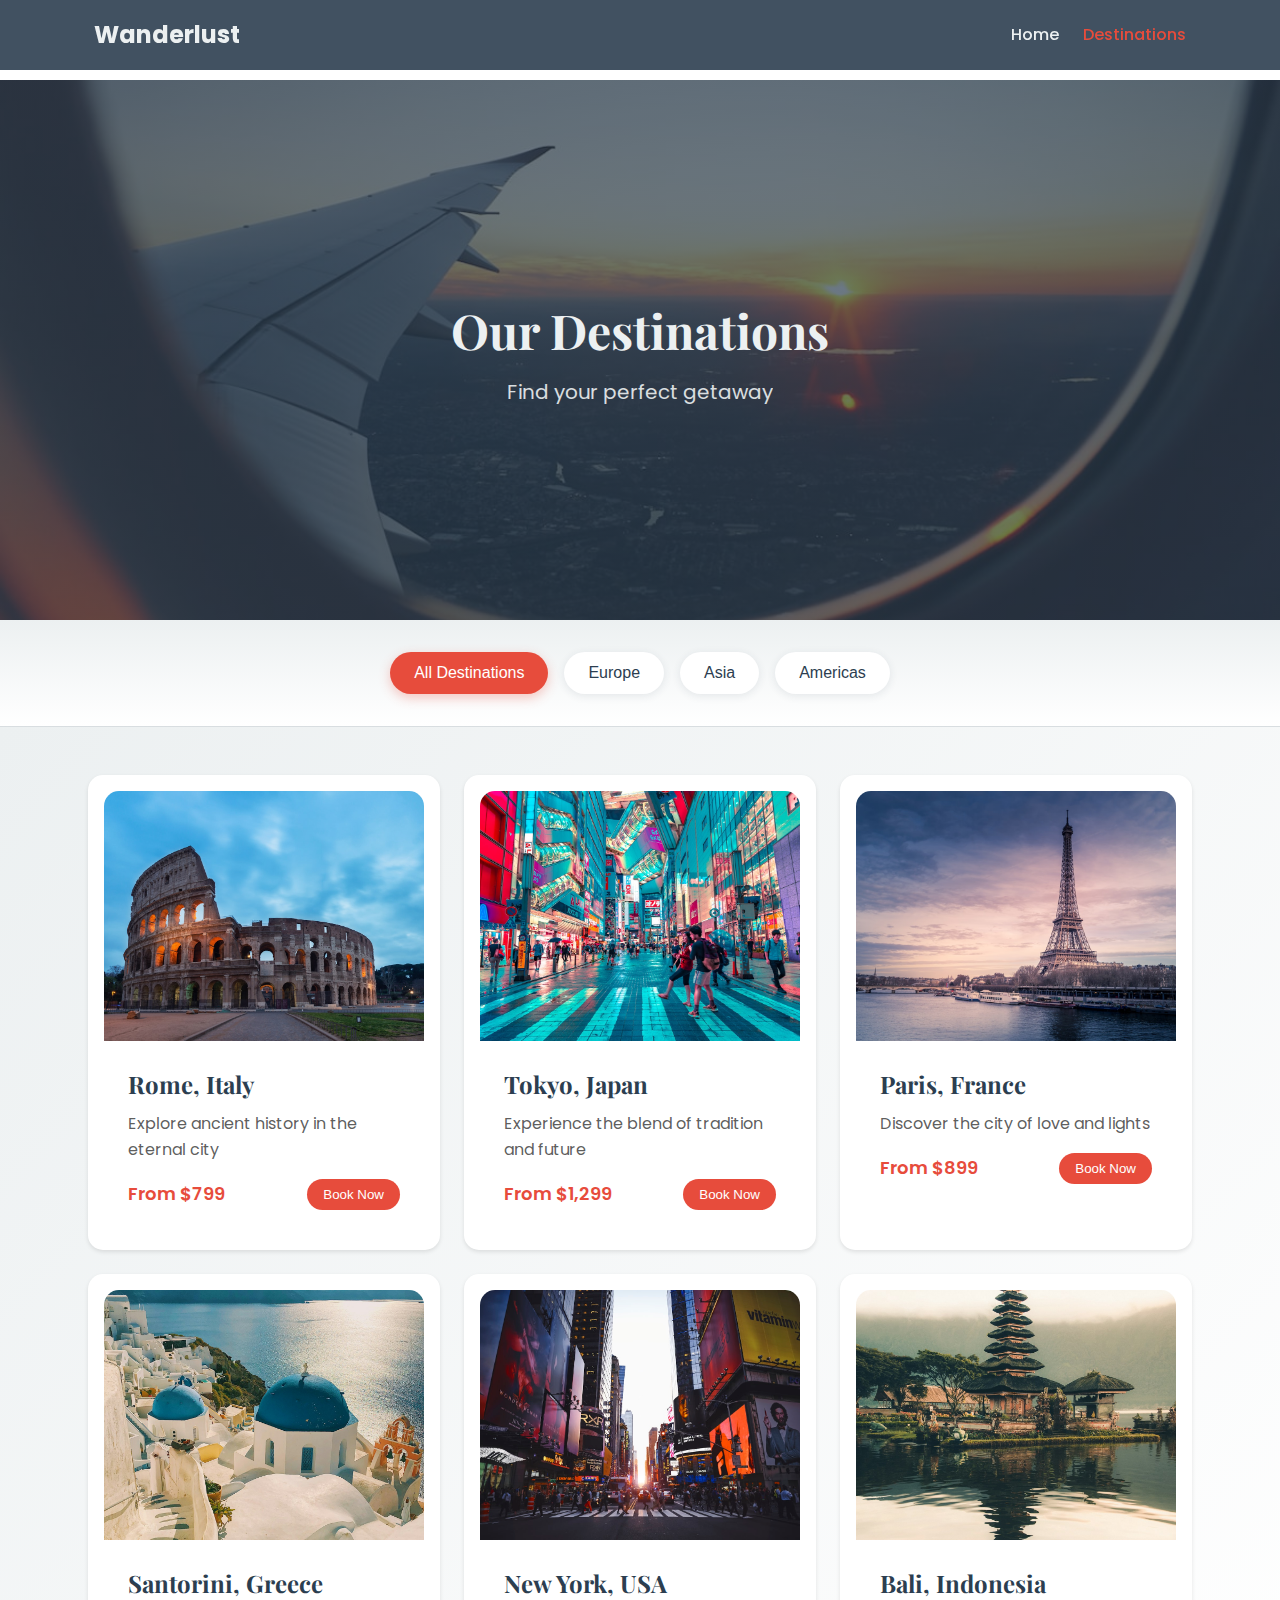
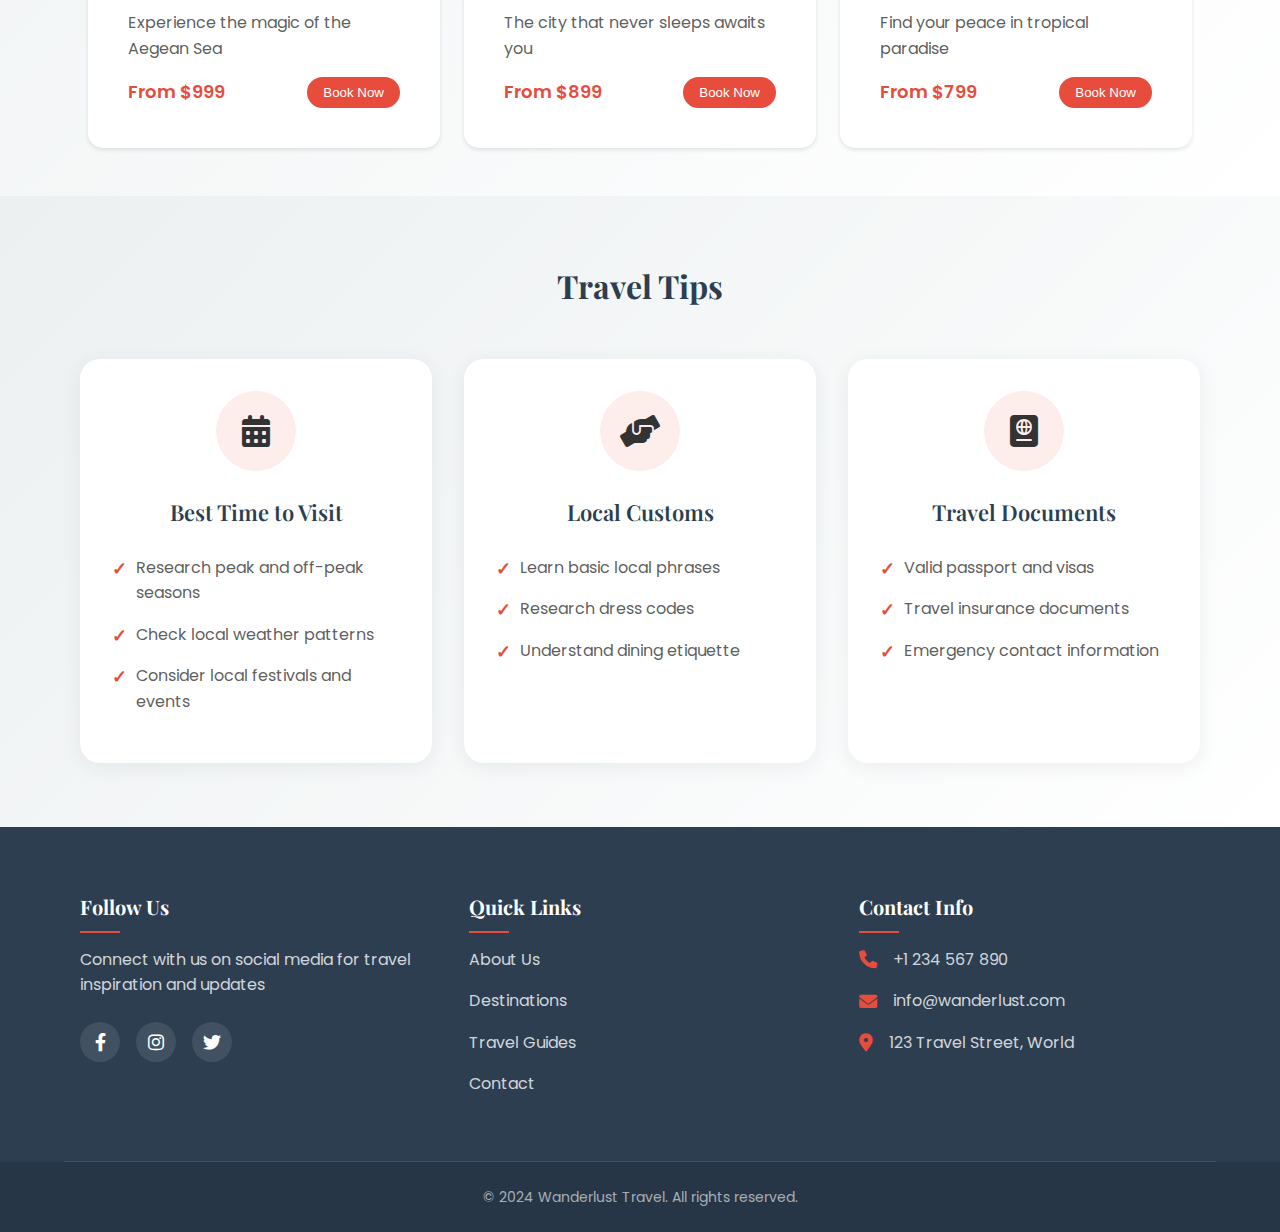
<file: assignment 7/destinations.html>
<!DOCTYPE html>
<html lang="en">
<head>
    <meta charset="UTF-8">
    <meta name="viewport" content="width=device-width, initial-scale=1.0">
    <title>Destinations - Wanderlust Travel</title>
    <link rel="stylesheet" href="css/main.css">
    <link href="https://fonts.googleapis.com/css2?family=Poppins:wght@400;500;600&family=Playfair+Display:wght@400;700&display=swap" rel="stylesheet">
    <link rel="stylesheet" href="https://cdnjs.cloudflare.com/ajax/libs/font-awesome/6.0.0/css/all.min.css">
</head>
<body>
    <header class="header">
        <nav class="nav-container">
            <div class="logo">Wanderlust</div>
            <ul class="nav-links">
                <li><a href="index.html">Home</a></li>
                <li><a href="destinations.html" class="active">Destinations</a></li>
            </ul>
        </nav>
    </header>

    <main>
        <section class="destinations-hero">
            <h1>Our Destinations</h1>
            <p>Find your perfect getaway</p>
        </section>

        <section class="destination-filters">
            <div class="filter-container">
                <button class="filter-btn active" data-filter="all">All Destinations</button>
                <button class="filter-btn" data-filter="europe">Europe</button>
                <button class="filter-btn" data-filter="asia">Asia</button>
                <button class="filter-btn" data-filter="americas">Americas</button>
            </div>
        </section>

        <section class="destinations-grid">
            <div class="grid-container">
                <article class="destination-item europe">
                    <div class="destination-image">
                        <img src="images/rome.jpg" alt="Rome, Italy">
                    </div>
                    <div class="destination-info">
                        <h2>Rome, Italy</h2>
                        <p>Explore ancient history in the eternal city</p>
                        <div class="destination-meta">
                            <span class="price">From $799</span>
                            <button class="book-btn">Book Now</button>
                        </div>
                    </div>
                </article>

                <article class="destination-item asia">
                    <div class="destination-image">
                        <img src="images/tokyo.jpg" alt="Tokyo, Japan">
                    </div>
                    <div class="destination-info">
                        <h2>Tokyo, Japan</h2>
                        <p>Experience the blend of tradition and future</p>
                        <div class="destination-meta">
                            <span class="price">From $1,299</span>
                            <button class="book-btn">Book Now</button>
                        </div>
                    </div>
                </article>

                <article class="destination-item europe">
                    <div class="destination-image">
                        <img src="images/paris.jpg" alt="Paris, France">
                    </div>
                    <div class="destination-info">
                        <h2>Paris, France</h2>
                        <p>Discover the city of love and lights</p>
                        <div class="destination-meta">
                            <span class="price">From $899</span>
                            <button class="book-btn">Book Now</button>
                        </div>
                    </div>
                </article>

                <article class="destination-item europe">
                    <div class="destination-image">
                        <img src="images/santorini.jpg" alt="Santorini, Greece">
                    </div>
                    <div class="destination-info">
                        <h2>Santorini, Greece</h2>
                        <p>Experience the magic of the Aegean Sea</p>
                        <div class="destination-meta">
                            <span class="price">From $999</span>
                            <button class="book-btn">Book Now</button>
                        </div>
                    </div>
                </article>

                <article class="destination-item americas">
                    <div class="destination-image">
                        <img src="images/newyork.jpg" alt="New York, USA">
                    </div>
                    <div class="destination-info">
                        <h2>New York, USA</h2>
                        <p>The city that never sleeps awaits you</p>
                        <div class="destination-meta">
                            <span class="price">From $899</span>
                            <button class="book-btn">Book Now</button>
                        </div>
                    </div>
                </article>

                <article class="destination-item asia">
                    <div class="destination-image">
                        <img src="images/bali.jpg" alt="Bali, Indonesia">
                    </div>
                    <div class="destination-info">
                        <h2>Bali, Indonesia</h2>
                        <p>Find your peace in tropical paradise</p>
                        <div class="destination-meta">
                            <span class="price">From $799</span>
                            <button class="book-btn">Book Now</button>
                        </div>
                    </div>
                </article>
            </div>
        </section>

        <section class="travel-tips">
            <div class="tips-container">
                <h2>Travel Tips</h2>
                <div class="tips-grid">
                    <div class="tip-card">
                        <div class="tip-icon">
                            <i class="fas fa-calendar-alt" style="color: inherit;"></i>
                        </div>
                        <h3>Best Time to Visit</h3>
                        <ul>
                            <li>Research peak and off-peak seasons</li>
                            <li>Check local weather patterns</li>
                            <li>Consider local festivals and events</li>
                        </ul>
                    </div>
                    
                    <div class="tip-card">
                        <div class="tip-icon">
                            <i class="fas fa-hands-helping" style="color: inherit;"></i>
                        </div>
                        <h3>Local Customs</h3>
                        <ul>
                            <li>Learn basic local phrases</li>
                            <li>Research dress codes</li>
                            <li>Understand dining etiquette</li>
                        </ul>
                    </div>
                    
                    <div class="tip-card">
                        <div class="tip-icon">
                            <i class="fas fa-passport" style="color: inherit;"></i>
                        </div>
                        <h3>Travel Documents</h3>
                        <ul>
                            <li>Valid passport and visas</li>
                            <li>Travel insurance documents</li>
                            <li>Emergency contact information</li>
                        </ul>
                    </div>
                </div>
            </div>
        </section>
    </main>

    <footer class="footer">
        <div class="footer-content">
            <div class="footer-section">
                <h4>Follow Us</h4>
                <p>Connect with us on social media for travel inspiration and updates</p>
                <div class="social-links">
                    <a href="#" class="social-icon" aria-label="Facebook">
                        <i class="fab fa-facebook-f" aria-hidden="true"></i>
                    </a>
                    <a href="#" class="social-icon" aria-label="Instagram">
                        <i class="fab fa-instagram" aria-hidden="true"></i>
                    </a>
                    <a href="#" class="social-icon" aria-label="Twitter">
                        <i class="fab fa-twitter" aria-hidden="true"></i>
                    </a>
                </div>
            </div>
            <div class="footer-section">
                <h4>Quick Links</h4>
                <ul>
                    <li><a href="#">About Us</a></li>
                    <li><a href="#">Destinations</a></li>
                    <li><a href="#">Travel Guides</a></li>
                    <li><a href="#">Contact</a></li>
                </ul>
            </div>
            <div class="footer-section">
                <h4>Contact Info</h4>
                <ul class="contact-info">
                    <li><i class="fas fa-phone"></i> +1 234 567 890</li>
                    <li><i class="fas fa-envelope"></i> info@wanderlust.com</li>
                    <li><i class="fas fa-map-marker-alt"></i> 123 Travel Street, World</li>
                </ul>
            </div>
        </div>
        <div class="footer-bottom">
            <p>&copy; 2024 Wanderlust Travel. All rights reserved.</p>
        </div>
    </footer>

    <script src="js/main.js"></script>
    <script src="js/destinations.js"></script>
</body>
</html>
</file>
<file: assignment 7/css/main.css>
@charset "UTF-8";
:root {
  --primary-color: #2c3e50;
  --secondary-color: #3498db;
  --accent-color: #e74c3c;
  --text-color: #333;
  --light-color: #ecf0f1;
  --dark-color: #2c3e50;
}

.destinations-grid .destination-item {
  background: white;
  border-radius: 15px;
  padding: 16px;
  box-shadow: 0 2px 4px rgba(0, 0, 0, 0.1);
}

.hero .hero-content, .featured-destinations .destination-grid, .why-choose-us .features-grid, .travel-tips .tips-container, .newsletter .newsletter-content, .header .nav-container, .destination-filters .filter-container, .destinations-grid .grid-container, .footer .footer-content {
  width: 90%;
  max-width: 1200px;
  margin: 0 auto;
  padding: 0 16px;
}

* {
  margin: 0;
  padding: 0;
  box-sizing: border-box;
}

body {
  font-family: "Poppins", sans-serif;
  font-size: 16px;
  color: #333;
  line-height: 1.6;
}

.hero {
  height: 100vh;
  background: linear-gradient(rgba(44, 62, 80, 0.5), rgba(44, 62, 80, 0.5)), url("../images/hero-bg.jpg") center/cover no-repeat;
  display: flex;
  flex-direction: column;
  justify-content: center;
  align-items: center;
  text-align: center;
  color: #ecf0f1;
  position: relative;
  overflow: hidden;
}
.hero::before {
  content: "";
  position: absolute;
  top: 0;
  left: 0;
  width: 100%;
  height: 100%;
  background: url("../images/adventure-bg.jpg") center/cover no-repeat;
  z-index: -1;
  animation: zoomInOut 20s infinite alternate;
}
.hero .hero-content {
  position: relative;
  z-index: 1;
  max-width: 800px;
}
.hero .hero-content h1 {
  font-size: clamp(40px, 28.3636363636px + 3.6363636364vw, 72px);
  margin-bottom: 16px;
  font-family: "Playfair Display", serif;
  text-shadow: 2px 2px 4px rgba(44, 62, 80, 0.3);
  animation: fadeInUp 1s ease-out;
  letter-spacing: -1px;
  line-height: 1.2;
}
.hero .hero-content p {
  font-size: 1.5rem;
  margin-bottom: 32px;
  opacity: 0.9;
  text-shadow: 1px 1px 2px rgba(44, 62, 80, 0.3);
  animation: fadeInUp 1s ease-out 0.2s backwards;
}
.hero .hero-content .hero-cta {
  display: flex;
  gap: 16px;
  justify-content: center;
  margin-bottom: 48px;
  animation: fadeInUp 1s ease-out 0.4s backwards;
}
.hero .hero-content .hero-cta .cta-button {
  padding: 12px 24px;
  border-radius: 30px;
  font-weight: 500;
  transition: all 0.3s ease;
  text-decoration: none;
}
.hero .hero-content .hero-cta .cta-button.primary {
  background: #e74c3c;
  color: white;
}
.hero .hero-content .hero-cta .cta-button.primary:hover {
  transform: translateY(-2px);
  box-shadow: 0 4px 15px rgba(231, 76, 60, 0.4);
}
.hero .hero-content .hero-cta .cta-button.secondary {
  background: transparent;
  color: white;
  border: 2px solid white;
}
.hero .hero-content .hero-cta .cta-button.secondary:hover {
  background: white;
  color: #2c3e50;
  transform: translateY(-2px);
}
.hero .hero-content .hero-stats {
  display: flex;
  justify-content: center;
  gap: 48px;
  animation: fadeInUp 1s ease-out 0.6s backwards;
}
.hero .hero-content .hero-stats .stat-item {
  text-align: center;
}
.hero .hero-content .hero-stats .stat-item .stat-number {
  display: block;
  font-size: 2.25rem;
  font-weight: 700;
  margin-bottom: 8px;
  color: #e74c3c;
}
.hero .hero-content .hero-stats .stat-item .stat-label {
  font-size: 1rem;
  opacity: 0.9;
}
.hero .scroll-indicator {
  position: absolute;
  bottom: 32px;
  left: 50%;
  transform: translateX(-50%);
  animation: bounce 2s infinite;
  cursor: pointer;
}
.hero .scroll-indicator i {
  font-size: 1.5rem;
  color: white;
}

.section-header {
  text-align: center;
  margin-bottom: 48px;
}
.section-header .section-subtitle {
  color: #e74c3c;
  font-weight: 500;
  text-transform: uppercase;
  letter-spacing: 2px;
  font-size: 0.875rem;
  margin-bottom: 16px;
  display: block;
}
.section-header h2 {
  font-size: 2.25rem;
  color: #2c3e50;
  margin-bottom: 16px;
  font-family: "Playfair Display", serif;
}
.section-header p {
  color: rgba(51, 51, 51, 0.8);
  max-width: 600px;
  margin: 0 auto;
}

.featured-destinations {
  padding: 64px 0;
  background: linear-gradient(to bottom, white, #ecf0f1);
}
.featured-destinations .destination-grid {
  display: grid;
  grid-template-columns: repeat(3, 1fr);
  gap: 24px;
}
@media (max-width: 992px) {
  .featured-destinations .destination-grid {
    grid-template-columns: repeat(2, 1fr);
  }
}
@media (max-width: 768px) {
  .featured-destinations .destination-grid {
    grid-template-columns: 1fr;
  }
}

.destination-card {
  background: white;
  border-radius: 20px;
  overflow: hidden;
  box-shadow: 0 4px 20px rgba(44, 62, 80, 0.1);
  transition: all 0.3s ease;
}
.destination-card:hover {
  transform: translateY(-10px);
  box-shadow: 0 8px 30px rgba(44, 62, 80, 0.15);
}
.destination-card:hover .card-image img {
  transform: scale(1.1);
}
.destination-card .card-image {
  position: relative;
  height: 250px;
  overflow: hidden;
}
.destination-card .card-image img {
  width: 100%;
  height: 100%;
  object-fit: cover;
  transition: transform 0.5s ease;
}
.destination-card .card-image .card-overlay {
  position: absolute;
  bottom: 0;
  left: 0;
  right: 0;
  padding: 16px;
  background: linear-gradient(transparent, rgba(44, 62, 80, 0.8));
}
.destination-card .card-image .card-overlay .location {
  color: white;
  font-size: 0.875rem;
}
.destination-card .card-image .card-overlay .location i {
  margin-right: 8px;
}
.destination-card .card-content {
  padding: 24px;
}
.destination-card .card-content h3 {
  font-size: 1.5rem;
  color: #2c3e50;
  margin-bottom: 8px;
  font-family: "Playfair Display", serif;
}
.destination-card .card-content p {
  color: rgba(51, 51, 51, 0.8);
  margin-bottom: 16px;
  line-height: 1.6;
}
.destination-card .card-content .card-meta {
  display: flex;
  justify-content: space-between;
  align-items: center;
}
.destination-card .card-content .card-meta .price {
  font-size: 1.125rem;
  font-weight: 600;
  color: #e74c3c;
}
.destination-card .card-content .card-meta .view-more {
  color: #2c3e50;
  text-decoration: none;
  font-weight: 500;
  transition: color 0.3s ease;
}
.destination-card .card-content .card-meta .view-more i {
  margin-left: 8px;
  transition: transform 0.3s ease;
}
.destination-card .card-content .card-meta .view-more:hover {
  color: #e74c3c;
}
.destination-card .card-content .card-meta .view-more:hover i {
  transform: translateX(5px);
}

.why-choose-us {
  padding: 64px 0;
  background: white;
}
.why-choose-us .features-grid {
  display: grid;
  grid-template-columns: repeat(4, 1fr);
  gap: 32px;
}
@media (max-width: 992px) {
  .why-choose-us .features-grid {
    grid-template-columns: repeat(2, 1fr);
  }
}
@media (max-width: 576px) {
  .why-choose-us .features-grid {
    grid-template-columns: 1fr;
  }
}

.feature-card {
  text-align: center;
  padding: 24px;
  border-radius: 20px;
  background: white;
  transition: all 0.3s ease;
}
.feature-card:hover {
  transform: translateY(-5px);
  box-shadow: 0 4px 20px rgba(44, 62, 80, 0.1);
}
.feature-card:hover .feature-icon {
  background: #e74c3c;
  color: white;
  transform: rotateY(360deg);
}
.feature-card .feature-icon {
  width: 80px;
  height: 80px;
  margin: 0 auto 24px;
  background: rgba(231, 76, 60, 0.1);
  border-radius: 50%;
  display: flex;
  flex-direction: row;
  justify-content: center;
  align-items: center;
  font-size: 2rem;
  color: #e74c3c;
  transition: all 0.6s ease;
}
.feature-card h3 {
  font-size: 1.25rem;
  color: #2c3e50;
  margin-bottom: 16px;
}
.feature-card p {
  color: rgba(51, 51, 51, 0.8);
  line-height: 1.6;
}

.travel-tips {
  padding: 64px 0;
  background: linear-gradient(135deg, #ecf0f1, white);
}
.travel-tips .tips-container {
  max-width: 1200px;
}
.travel-tips .tips-container h2 {
  text-align: center;
  font-size: 2rem;
  color: #2c3e50;
  margin-bottom: 48px;
  font-family: "Playfair Display", serif;
}
.travel-tips .tips-grid {
  display: grid;
  grid-template-columns: repeat(auto-fit, minmax(300px, 1fr));
  gap: 32px;
}
.travel-tips .tip-card {
  background: white;
  border-radius: 20px;
  padding: 32px;
  text-align: center;
  box-shadow: 0 4px 20px rgba(44, 62, 80, 0.08);
  transition: all 0.3s ease;
}
.travel-tips .tip-card:hover {
  transform: translateY(-5px);
  box-shadow: 0 8px 30px rgba(44, 62, 80, 0.15);
}
.travel-tips .tip-card:hover .tip-icon {
  background: #e74c3c;
  color: white;
  transform: rotateY(360deg);
}
.travel-tips .tip-card .tip-icon {
  width: 80px;
  height: 80px;
  margin: 0 auto 24px;
  background: rgba(231, 76, 60, 0.1);
  border-radius: 50%;
  display: flex;
  flex-direction: row;
  justify-content: center;
  align-items: center;
  transition: all 0.6s ease;
}
.travel-tips .tip-card .tip-icon i {
  font-size: 2rem;
  color: #e74c3c;
}
.travel-tips .tip-card h3 {
  font-size: 1.375rem;
  color: #2c3e50;
  margin-bottom: 24px;
  font-weight: 600;
  font-family: "Playfair Display", serif;
}
.travel-tips .tip-card ul {
  list-style: none;
  padding: 0;
  text-align: left;
}
.travel-tips .tip-card ul li {
  color: rgba(51, 51, 51, 0.8);
  margin-bottom: 16px;
  padding-left: 24px;
  position: relative;
  font-size: 1rem;
  line-height: 1.6;
}
.travel-tips .tip-card ul li::before {
  content: "✓";
  position: absolute;
  left: 0;
  color: #e74c3c;
  font-weight: bold;
  font-size: 1.125rem;
}
.travel-tips .tip-card ul li:hover {
  color: #2c3e50;
  transform: translateX(5px);
  transition: all 0.3s ease;
}
.travel-tips .tip-card ul li:hover::before {
  transform: scale(1.2);
  transition: all 0.3s ease;
}
@media (max-width: 768px) {
  .travel-tips .tips-grid {
    grid-template-columns: 1fr;
  }
  .travel-tips .tip-card {
    padding: 24px;
  }
}

.newsletter {
  padding: 64px 0;
  background: linear-gradient(rgba(44, 62, 80, 0.8), rgba(44, 62, 80, 0.8)), url("../images/newsletter-bg.jpg") center/cover no-repeat fixed;
  color: white;
  text-align: center;
}
.newsletter .newsletter-content {
  max-width: 600px;
}
.newsletter .newsletter-content h2 {
  font-size: 2.25rem;
  margin-bottom: 16px;
  font-family: "Playfair Display", serif;
}
.newsletter .newsletter-content p {
  margin-bottom: 32px;
  opacity: 0.9;
}
.newsletter .newsletter-form {
  display: flex;
  gap: 16px;
}
@media (max-width: 576px) {
  .newsletter .newsletter-form {
    flex-direction: column;
  }
}
.newsletter .newsletter-form input {
  flex: 1;
  padding: 12px 16px;
  border: none;
  border-radius: 30px;
  font-size: 1rem;
}
.newsletter .newsletter-form input:focus {
  outline: none;
  box-shadow: 0 0 0 2px #e74c3c;
}
.newsletter .newsletter-form button {
  padding: 12px 32px;
  background: #e74c3c;
  color: white;
  border: none;
  border-radius: 30px;
  font-weight: 500;
  cursor: pointer;
  transition: all 0.3s ease;
}
.newsletter .newsletter-form button:hover {
  background: rgb(213.698630137, 43.8356164384, 26.301369863);
  transform: translateY(-2px);
}

@keyframes bounce {
  0%, 20%, 50%, 80%, 100% {
    transform: translateY(0);
  }
  40% {
    transform: translateY(-10px);
  }
  60% {
    transform: translateY(-5px);
  }
}
@keyframes zoomInOut {
  0% {
    transform: scale(1);
  }
  100% {
    transform: scale(1.1);
  }
}
@keyframes fadeInUp {
  from {
    opacity: 0;
    transform: translateY(20px);
  }
  to {
    opacity: 1;
    transform: translateY(0);
  }
}
.header {
  position: fixed;
  top: 0;
  left: 0;
  width: 100%;
  padding: 16px;
  z-index: 1000;
  transition: all 0.3s ease;
  background: rgba(44, 62, 80, 0.9);
}
.header .nav-container {
  display: flex;
  flex-direction: row;
  justify-content: space-between;
  align-items: center;
}
.header .nav-container .logo {
  color: #ecf0f1;
  font-size: 1.5rem;
  font-weight: 700;
  text-decoration: none;
}
.header .nav-container .nav-links {
  display: flex;
  flex-direction: row;
  justify-content: center;
  align-items: center;
  list-style: none;
  gap: 24px;
}
.header .nav-container .nav-links a {
  color: #ecf0f1;
  text-decoration: none;
  font-weight: 500;
  transition: color 0.3s ease;
}
.header .nav-container .nav-links a:hover, .header .nav-container .nav-links a.active {
  color: #e74c3c;
}

.destinations-hero {
  height: 60vh;
  background: linear-gradient(rgba(44, 62, 80, 0.7), rgba(44, 62, 80, 0.7)), url("../images/destinations-bg.jpg") center/cover no-repeat;
  display: flex;
  flex-direction: column;
  justify-content: center;
  align-items: center;
  text-align: center;
  color: #ecf0f1;
  margin-top: 80px;
}
.destinations-hero h1 {
  font-size: clamp(32px, 26.1818181818px + 1.8181818182vw, 48px);
  margin-bottom: 8px;
  font-family: "Playfair Display", serif;
}
.destinations-hero p {
  font-size: 1.25rem;
  opacity: 0.9;
}

.destination-filters {
  padding: 32px 0;
  background: linear-gradient(to bottom, #ecf0f1, white);
  border-bottom: 1px solid rgba(44, 62, 80, 0.1);
}
.destination-filters .filter-container {
  display: flex;
  flex-direction: row;
  justify-content: center;
  align-items: center;
  gap: 16px;
  flex-wrap: wrap;
  max-width: 800px;
  margin: 0 auto;
}
.destination-filters .filter-btn {
  padding: 12px 24px;
  border: none;
  border-radius: 30px;
  background: white;
  color: #2c3e50;
  font-weight: 500;
  font-size: 1rem;
  cursor: pointer;
  transition: all 0.3s ease;
  box-shadow: 0 2px 8px rgba(44, 62, 80, 0.1);
}
.destination-filters .filter-btn:hover {
  transform: translateY(-2px);
  box-shadow: 0 4px 12px rgba(44, 62, 80, 0.15);
}
.destination-filters .filter-btn.active {
  background: #e74c3c;
  color: white;
  box-shadow: 0 4px 12px rgba(231, 76, 60, 0.3);
}

.destinations-grid {
  padding: 48px 0;
  background: linear-gradient(135deg, #ecf0f1, white);
  min-height: 800px;
}
.destinations-grid .grid-container {
  display: grid;
  grid-template-columns: repeat(3, 1fr);
  gap: 24px;
  max-width: 1400px;
  margin: 0 auto;
  padding: 0 24px;
}
@media (max-width: 1200px) {
  .destinations-grid .grid-container {
    grid-template-columns: repeat(2, 1fr);
  }
}
@media (max-width: 768px) {
  .destinations-grid .grid-container {
    grid-template-columns: 1fr;
    padding: 0 16px;
  }
}
.destinations-grid .destination-item {
  height: 100%;
  opacity: 1;
  transform: translateY(0);
  transition: all 0.3s ease-in-out;
}
.destinations-grid .destination-item.hidden {
  opacity: 0;
  transform: translateY(20px);
  pointer-events: none;
}
.destinations-grid .destination-item .destination-image {
  width: 100%;
  height: 250px;
  overflow: hidden;
  border-radius: 15px 15px 0 0;
}
.destinations-grid .destination-item .destination-image img {
  width: 100%;
  height: 100%;
  object-fit: cover;
  transition: transform 0.3s ease;
}
.destinations-grid .destination-item:hover .destination-image img {
  transform: scale(1.1);
}
.destinations-grid .destination-item .destination-info {
  padding: 24px;
}
.destinations-grid .destination-item .destination-info h2 {
  font-size: 1.5rem;
  color: #2c3e50;
  margin-bottom: 8px;
  font-family: "Playfair Display", serif;
}
.destinations-grid .destination-item .destination-info p {
  color: rgba(51, 51, 51, 0.8);
  margin-bottom: 16px;
  line-height: 1.6;
}
.destinations-grid .destination-item .destination-info .destination-meta {
  display: flex;
  flex-direction: row;
  justify-content: space-between;
  align-items: center;
}
.destinations-grid .destination-item .destination-info .destination-meta .price {
  font-size: 1.125rem;
  font-weight: 600;
  color: #e74c3c;
}
.destinations-grid .destination-item .destination-info .destination-meta .book-btn {
  padding: 8px 16px;
  background: #e74c3c;
  color: white;
  border: none;
  border-radius: 25px;
  font-weight: 500;
  cursor: pointer;
  transition: all 0.3s ease;
}
.destinations-grid .destination-item .destination-info .destination-meta .book-btn:hover {
  background: rgb(213.698630137, 43.8356164384, 26.301369863);
  transform: translateY(-2px);
}

.footer {
  background: #2c3e50;
  color: white;
  padding: 64px 0 0;
}
.footer .footer-content {
  display: grid;
  grid-template-columns: repeat(3, 1fr);
  gap: 48px;
  padding-bottom: 48px;
  border-bottom: 1px solid rgba(255, 255, 255, 0.1);
}
@media (max-width: 992px) {
  .footer .footer-content {
    grid-template-columns: repeat(2, 1fr);
  }
}
@media (max-width: 768px) {
  .footer .footer-content {
    grid-template-columns: 1fr;
  }
}
.footer .footer-section h4 {
  font-size: 1.25rem;
  margin-bottom: 24px;
  color: white;
  font-family: "Playfair Display", serif;
  position: relative;
}
.footer .footer-section h4::after {
  content: "";
  position: absolute;
  left: 0;
  bottom: -10px;
  width: 40px;
  height: 2px;
  background: #e74c3c;
}
.footer .footer-section p {
  color: rgba(255, 255, 255, 0.8);
  line-height: 1.6;
  margin-bottom: 24px;
}
.footer .footer-section ul {
  list-style: none;
  padding: 0;
}
.footer .footer-section ul li {
  margin-bottom: 16px;
}
.footer .footer-section ul li a {
  color: rgba(255, 255, 255, 0.8);
  text-decoration: none;
  transition: all 0.3s ease;
}
.footer .footer-section ul li a:hover {
  color: #e74c3c;
  padding-left: 8px;
}
.footer .footer-section .contact-info li {
  display: flex;
  align-items: center;
  color: rgba(255, 255, 255, 0.8);
}
.footer .footer-section .contact-info li i {
  color: #e74c3c;
  margin-right: 16px;
  font-size: 1.125rem;
}
.footer .footer-section .social-links {
  display: flex;
  gap: 16px;
}
.footer .footer-section .social-links .social-icon {
  width: 40px;
  height: 40px;
  background: rgba(255, 255, 255, 0.1);
  border-radius: 50%;
  display: flex;
  flex-direction: row;
  justify-content: center;
  align-items: center;
  color: white;
  text-decoration: none;
  transition: all 0.3s ease;
}
.footer .footer-section .social-links .social-icon:hover {
  background: #e74c3c;
  transform: translateY(-3px);
}
.footer .footer-section .social-links .social-icon i {
  font-size: 1.125rem;
}
.footer .footer-bottom {
  text-align: center;
  padding: 24px 0;
  background: rgb(38.5709677419, 54.35, 70.1290322581);
}
.footer .footer-bottom p {
  color: rgba(255, 255, 255, 0.6);
  font-size: 0.875rem;
}

@media (max-width: 768px) {
  .nav-links {
    display: none;
  }
  .hero-content h1 {
    font-size: 2.25rem;
  }
  .hero-content p {
    font-size: 1rem;
  }
  .destination-filters .filter-container {
    gap: 8px;
  }
  .destination-filters .filter-btn {
    padding: 8px 16px;
    font-size: 0.875rem;
  }
  .travel-tips .tips-grid {
    gap: 24px;
  }
  .travel-tips .tip-card {
    padding: 24px;
  }
}

/*# sourceMappingURL=main.css.map */
</file>
